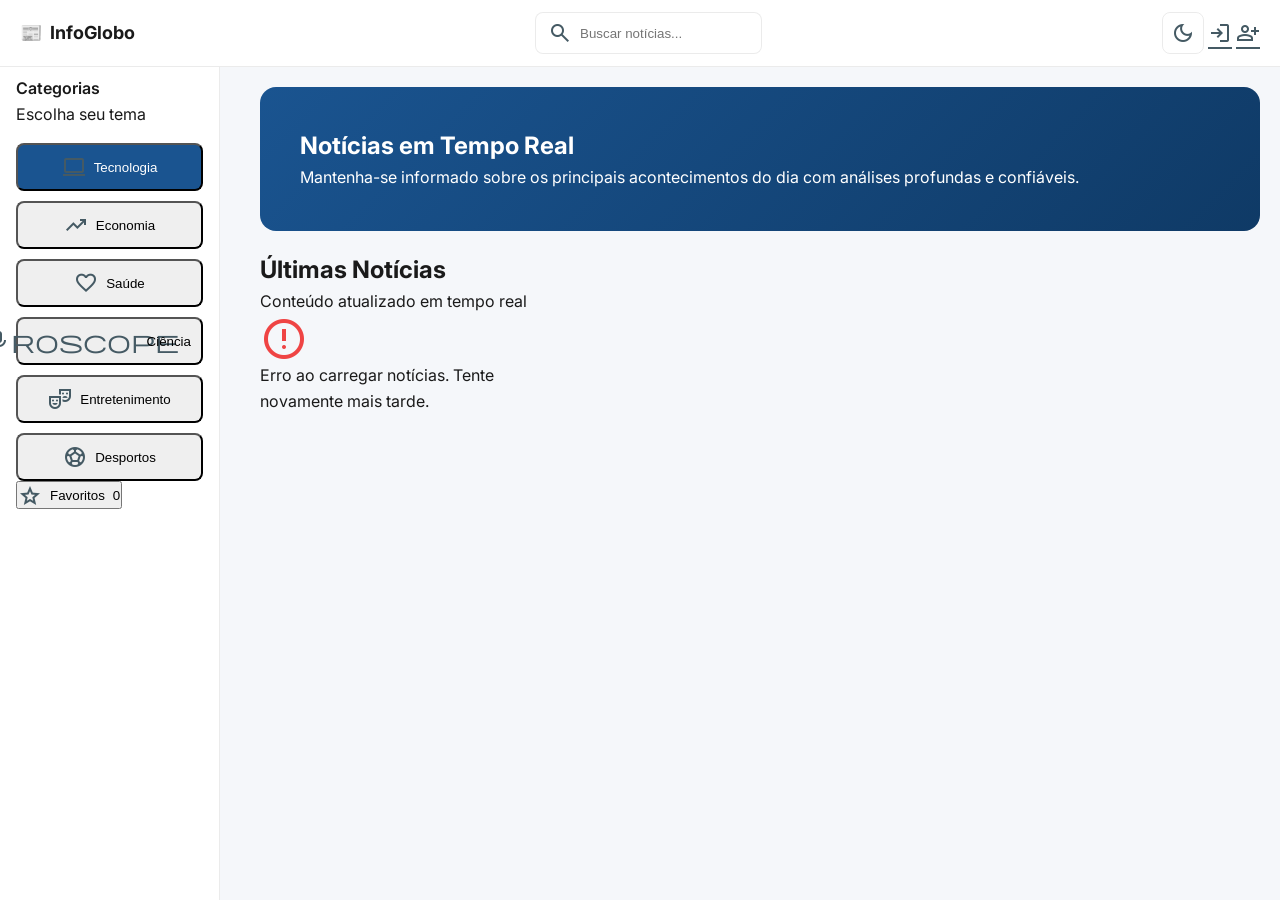
<file: frontend/index.html>
<!DOCTYPE html>
<html lang="pt-BR">
<head>
    <meta charset="utf-8"/>
    <meta content="width=device-width, initial-scale=1.0" name="viewport"/>
    <title>InfoGlobo | Notícias</title>
    <link rel="preconnect" href="https://fonts.googleapis.com"/>
    <link rel="preconnect" href="https://fonts.gstatic.com" crossorigin/>
    <link href="https://fonts.googleapis.com/css2?family=Inter:wght@300;400;500;600;700&family=Material+Symbols+Outlined:opsz,wght,FILL,GRAD@20..48,100..700,0..1,-25..200&display=swap" rel="stylesheet"/>
    <link rel="stylesheet" href="style.css">
</head>
<body>

<!-- Top Navigation Bar -->
<nav class="navbar">
    <div class="navbar-container">
        <div class="navbar-logo">
            <span class="logo-icon">📰</span>
            <span class="logo-text">InfoGlobo</span>
        </div>
        <div class="navbar-search">
            <span class="material-symbols-outlined search-icon">search</span>
            <input class="search-input" placeholder="Buscar notícias..." type="text" id="search-input"/>
        </div>
        <div class="navbar-actions">
            <span id="user-info" class="user-info"></span>
            <button class="theme-toggle material-symbols-outlined" aria-label="Alternar tema" title="Alternar tema">dark_mode</button>
            <a id="login-link" href="login.html" class="nav-link material-symbols-outlined" title="Login">login</a>
            <a id="reg-link" href="register.html" class="nav-link material-symbols-outlined" title="Registar">person_add</a>
            <button id="logout-btn" class="nav-link material-symbols-outlined" style="display: none;" title="Logout">logout</button>
        </div>
    </div>
</nav>

<!-- Side Navigation Bar -->
<aside class="sidebar">
    <div class="sidebar-header">
        <h3 class="sidebar-title">Categorias</h3>
        <p class="sidebar-subtitle">Escolha seu tema</p>
    </div>
    <nav class="sidebar-nav">
        <button class="category-btn active" data-category="technology">
            <span class="material-symbols-outlined">computer</span>
            <span>Tecnologia</span>
        </button>
        <button class="category-btn" data-category="business">
            <span class="material-symbols-outlined">trending_up</span>
            <span>Economia</span>
        </button>
        <button class="category-btn" data-category="health">
            <span class="material-symbols-outlined">favorite</span>
            <span>Saúde</span>
        </button>
        <button class="category-btn" data-category="science">
            <span class="material-symbols-outlined">microscope</span>
            <span>Ciência</span>
        </button>
        <button class="category-btn" data-category="entertainment">
            <span class="material-symbols-outlined">theater_comedy</span>
            <span>Entretenimento</span>
        </button>
        <button class="category-btn" data-category="sports">
            <span class="material-symbols-outlined">sports_soccer</span>
            <span>Desportos</span>
        </button>
    </nav>
    <div class="sidebar-footer">
        <button id="favorites-btn" class="sidebar-link">
            <span class="material-symbols-outlined">star</span>
            <span>Favoritos</span>
            <span class="favorites-count" id="favorites-count">0</span>
        </button>
    </div>
</aside>

<!-- Main Content -->
<main class="main-content">
    <!-- Hero Section -->
    <section class="hero-section">
        <div class="hero-content">
            <h1 class="hero-title">Notícias em Tempo Real</h1>
            <p class="hero-subtitle">Mantenha-se informado sobre os principais acontecimentos do dia com análises profundas e confiáveis.</p>
        </div>
    </section>

    <!-- Featured Article -->
    <section class="featured-section" id="featured-container"></section>

    <!-- Latest News Section -->
    <section class="news-section">
        <div class="section-header">
            <div>
                <h2 class="section-title" id="section-title">Últimas Notícias</h2>
                <p class="section-subtitle" id="section-subtitle">Conteúdo atualizado em tempo real</p>
            </div>
        </div>
        
        <!-- Mobile category buttons -->
        <div class="mobile-categories" id="mobile-categories"></div>
    </section>

    <!-- News Grid -->
    <section class="news-grid" id="news-container">
        <div class="loading-container">
            <span class="material-symbols-outlined loading-icon">newspaper</span>
            <p>Carregando notícias...</p>
        </div>
    </section>

    <!-- Summary Modal -->
    <div id="summary-modal" class="modal">
        <div class="modal-content">
            <div class="modal-header">
                <h2 id="summary-title" class="modal-title"></h2>
                <button class="modal-close" id="close-modal">&times;</button>
            </div>
            <div class="modal-body">
                <p id="summary-text" class="modal-summary"></p>
            </div>
            <div class="modal-footer">
                <button class="btn-secondary" id="close-modal-btn">Fechar</button>
                <a id="read-more-link" href="#" target="_blank" class="btn-primary">Ler Artigo Completo</a>
            </div>
        </div>
    </div>

    <!-- Favorites Modal -->
    <div id="favorites-modal" class="modal">
        <div class="modal-content favorites-modal-content">
            <div class="modal-header">
                <h2 class="modal-title">Meus Favoritos</h2>
                <button class="modal-close" id="close-favorites-modal">&times;</button>
            </div>
            <div class="modal-body" id="favorites-list">
                <div class="empty-favorites">
                    <span class="material-symbols-outlined">bookmark_add</span>
                    <p>Nenhum artigo nos favoritos ainda</p>
                </div>
            </div>
        </div>
    </div>
</main>

<script src="app.js"></script>
<script src="theme.js"></script>

<script>
document.addEventListener("DOMContentLoaded", function () {

    // Category labels
    const categoryLabels = {
        'technology': 'Tecnologia',
        'business': 'Economia',
        'health': 'Saúde',
        'science': 'Ciência',
        'entertainment': 'Entretenimento',
        'sports': 'Desportos'
    };

    let currentCategory = 'technology';
    let favorites = JSON.parse(localStorage.getItem('favorites')) || [];

    // Update favorites count
    function updateFavoritesCount() {
        document.getElementById('favorites-count').textContent = favorites.length;
    }

    // Check if article is favorite
    function isFavorite(articleUrl) {
        return favorites.some(fav => fav.url === articleUrl);
    }

    // Add to favorites
    function addToFavorites(article) {
        if (!isFavorite(article.url)) {
            favorites.push(article);
            localStorage.setItem('favorites', JSON.stringify(favorites));
            updateFavoritesCount();
            showNotification('✓ Adicionado aos favoritos');
        }
    }

    // Remove from favorites
    function removeFromFavorites(articleUrl) {
        favorites = favorites.filter(fav => fav.url !== articleUrl);
        localStorage.setItem('favorites', JSON.stringify(favorites));
        updateFavoritesCount();
        showNotification('✗ Removido dos favoritos');
    }

    // Show notification
    function showNotification(message) {
        const notification = document.createElement('div');
        notification.className = 'notification';
        notification.textContent = message;
        document.body.appendChild(notification);
        
        setTimeout(() => {
            notification.classList.add('show');
        }, 10);
        
        setTimeout(() => {
            notification.classList.remove('show');
            setTimeout(() => notification.remove(), 300);
        }, 2000);
    }

    // Create news card
    window.createNewsCard = function(article) {
        const card = document.createElement("article");
        card.className = "news-card";
        const isFav = isFavorite(article.url);

        const imageHtml = article.image 
            ? `<img src="${article.image}" alt="${article.title}" class="news-image" onerror="this.src='data:image/svg+xml,%3Csvg xmlns=%22http://www.w3.org/2000/svg%22 viewBox=%220 0 400 300%22%3E%3Crect fill=%23e5e7eb%22 width=%22400%22 height=%22300%22/%3E%3Ctext x=%2250%25%22 y=%2250%25%22 text-anchor=%22middle%22 dy=%22.3em%22 fill=%22%23999%22 font-family=%22Arial%22%3ESem imagem%3C/text%3E%3C/svg%3E'"/>`
            : '<div class="news-image-placeholder"><span class="material-symbols-outlined">image_not_supported</span></div>';

        const description = article.description 
            ? article.description.substring(0, 120) + "..." 
            : "Sem descrição disponível";

        card.innerHTML = `
            <div class="news-image-container">
                ${imageHtml}
                <button class="btn-favorite ${isFav ? 'active' : ''}" data-url="${article.url}" title="${isFav ? 'Remover dos favoritos' : 'Adicionar aos favoritos'}">
                    <span class="material-symbols-outlined">${isFav ? 'bookmark' : 'bookmark_border'}</span>
                </button>
            </div>
            <div class="news-content">
                <div class="news-meta">
                    <span class="news-category">${article.source || 'Notícia'}</span>
                    <span class="news-date">Agora</span>
                </div>
                <h3 class="news-title">${article.title}</h3>
                <p class="news-description">${description}</p>
                <div class="news-actions">
                    <button class="btn-summary" data-title="${article.title}" data-description="${article.description || 'Sem descrição'}" data-url="${article.url}">
                        <span class="material-symbols-outlined">summarize</span>
                        Resumir
                    </button>
                    <a href="${article.url}" target="_blank" class="btn-read-more">
                        <span>Ler Mais</span>
                        <span class="material-symbols-outlined">arrow_outward</span>
                    </a>
                </div>
            </div>
        `;

        // Favorite button
        const favoriteBtn = card.querySelector('.btn-favorite');
        favoriteBtn.addEventListener('click', function(e) {
            e.preventDefault();
            e.stopPropagation();
            
            if (isFavorite(article.url)) {
                removeFromFavorites(article.url);
                this.classList.remove('active');
                this.querySelector('span').textContent = 'bookmark_border';
                this.title = 'Adicionar aos favoritos';
            } else {
                addToFavorites(article);
                this.classList.add('active');
                this.querySelector('span').textContent = 'bookmark';
                this.title = 'Remover dos favoritos';
            }
        });

        // Summary button
        card.querySelector('.btn-summary').addEventListener('click', function() {
            openSummaryModal(
                this.dataset.title,
                this.dataset.description,
                this.dataset.url
            );
        });

        return card;
    };

    // Featured article
    window.renderFeaturedArticle = function(article) {
        const featured = document.getElementById('featured-container');
        if (!featured || !article) return;

        const isFav = isFavorite(article.url);

        const featuredHtml = `
            <div class="featured-card">
                <div class="featured-image">
                    <img src="${article.image || 'data:image/svg+xml,%3Csvg xmlns=%22http://www.w3.org/2000/svg%22 viewBox=%220 0 800 400%22%3E%3Crect fill=%23e5e7eb%22 width=%22800%22 height=%22400%22/%3E%3C/svg%3E'}" alt="${article.title}"/>
                    <button class="btn-favorite featured-favorite ${isFav ? 'active' : ''}" data-url="${article.url}" title="${isFav ? 'Remover dos favoritos' : 'Adicionar aos favoritos'}">
                        <span class="material-symbols-outlined">${isFav ? 'bookmark' : 'bookmark_border'}</span>
                    </button>
                </div>
                <div class="featured-content">
                    <div class="featured-badge">
                        <span class="material-symbols-outlined">star</span>
                        <span>Destaque</span>
                    </div>
                    <h3 class="featured-title">${article.title}</h3>
                    <p class="featured-description">${article.description || 'Notícia em destaque.'}</p>
                    <div class="featured-actions">
                        <button class="btn-summary featured-btn-summary" data-title="${article.title}" data-description="${article.description || 'Sem descrição'}" data-url="${article.url}">
                            <span class="material-symbols-outlined">summarize</span>
                            Resumir
                        </button>
                        <a href="${article.url}" target="_blank" class="btn-read-more featured-btn-read">
                            <span>Ver Artigo</span>
                            <span class="material-symbols-outlined">arrow_outward</span>
                        </a>
                    </div>
                </div>
            </div>
        `;
        featured.innerHTML = featuredHtml;

        const featuredFavorite = document.querySelector('.featured-favorite');
        featuredFavorite.addEventListener('click', function(e) {
            e.preventDefault();
            e.stopPropagation();
            
            if (isFavorite(article.url)) {
                removeFromFavorites(article.url);
                this.classList.remove('active');
                this.querySelector('span').textContent = 'bookmark_border';
                this.title = 'Adicionar aos favoritos';
            } else {
                addToFavorites(article);
                this.classList.add('active');
                this.querySelector('span').textContent = 'bookmark';
                this.title = 'Remover dos favoritos';
            }
        });

        document.querySelector('.featured-btn-summary').addEventListener('click', function() {
            openSummaryModal(
                this.dataset.title,
                this.dataset.description,
                this.dataset.url
            );
        });
    };

    // Filter articles by category
    window.filterArticlesByCategory = function(category) {
        currentCategory = category;
        
        // Update section title
        document.getElementById('section-title').textContent = `Notícias de ${categoryLabels[category]}`;
        document.getElementById('section-subtitle').textContent = `Conteúdo de ${categoryLabels[category]} atualizado em tempo real`;

        // Get all articles from global storage
        const allArticles = window.allArticles || [];
        const filtered = allArticles.filter(article => article.category === category);

        // Render filtered articles
        const newsContainer = document.getElementById('news-container');
        newsContainer.innerHTML = '';

        if (filtered.length === 0) {
            newsContainer.innerHTML = `
                <div class="loading-container">
                    <span class="material-symbols-outlined loading-icon">search_off</span>
                    <p>Nenhuma notícia encontrada nesta categoria</p>
                </div>
            `;
            return;
        }

        filtered.forEach(article => {
            newsContainer.appendChild(window.createNewsCard(article));
        });
    };

    // Render favorites
    function renderFavorites() {
        const favoritesList = document.getElementById('favorites-list');
        
        if (favorites.length === 0) {
            favoritesList.innerHTML = `
                <div class="empty-favorites">
                    <span class="material-symbols-outlined">bookmark_add</span>
                    <p>Nenhum artigo nos favoritos ainda</p>
                </div>
            `;
            return;
        }

        favoritesList.innerHTML = '';
        const grid = document.createElement('div');
        grid.className = 'favorites-grid';

        favorites.forEach(article => {
            grid.appendChild(window.createNewsCard(article));
        });

        favoritesList.appendChild(grid);
    }

    // Modal functions
    function openSummaryModal(title, description, url) {
        document.getElementById('summary-title').textContent = title;
        document.getElementById('summary-text').textContent = description;
        document.getElementById('read-more-link').href = url;

        const modal = document.getElementById('summary-modal');
        modal.classList.add('active');
        document.body.style.overflow = 'hidden';
    }

    function closeSummaryModal() {
        const modal = document.getElementById('summary-modal');
        modal.classList.remove('active');
        document.body.style.overflow = 'auto';
    }

    function closeFavoritesModal() {
        const modal = document.getElementById('favorites-modal');
        modal.classList.remove('active');
        document.body.style.overflow = 'auto';
    }

    // Modal events
    const closeBtn = document.getElementById('close-modal');
    const closeBtn2 = document.getElementById('close-modal-btn');
    const modal = document.getElementById('summary-modal');

    if (closeBtn) closeBtn.addEventListener('click', closeSummaryModal);
    if (closeBtn2) closeBtn2.addEventListener('click', closeSummaryModal);

    if (modal) {
        modal.addEventListener('click', function(e) {
            if (e.target === modal) closeSummaryModal();
        });
    }

    // Favorites modal events
    const closeFavBtn = document.getElementById('close-favorites-modal');
    const favoritesModal = document.getElementById('favorites-modal');

    if (closeFavBtn) closeFavBtn.addEventListener('click', closeFavoritesModal);
    if (favoritesModal) {
        favoritesModal.addEventListener('click', function(e) {
            if (e.target === favoritesModal) closeFavoritesModal();
        });
    }

    // Favorites button
    document.getElementById('favorites-btn').addEventListener('click', function() {
        renderFavorites();
        document.getElementById('favorites-modal').classList.add('active');
        document.body.style.overflow = 'hidden';
    });

    document.addEventListener('keydown', function(e) {
        if (e.key === 'Escape') {
            closeSummaryModal();
            closeFavoritesModal();
        }
    });

    // Category buttons
    const categoryBtns = document.querySelectorAll('.category-btn');
    categoryBtns.forEach(btn => {
        btn.addEventListener('click', function() {
            categoryBtns.forEach(b => b.classList.remove('active'));
            this.classList.add('active');
            
            const category = this.dataset.category;
            window.filterArticlesByCategory(category);
        });
    });

    // Evento custom para carregar notícias
    document.addEventListener('newsLoaded', (event) => {
        const articles = event.detail;
        if (articles && articles.length > 0) {
            window.allArticles = articles;
            window.renderFeaturedArticle(articles[0]);
            
            // Filtrar pela categoria padrão
            window.filterArticlesByCategory('technology');
        }
    });

    // Initialize
    updateFavoritesCount();

});
</script>
</body>
</html>
</file>
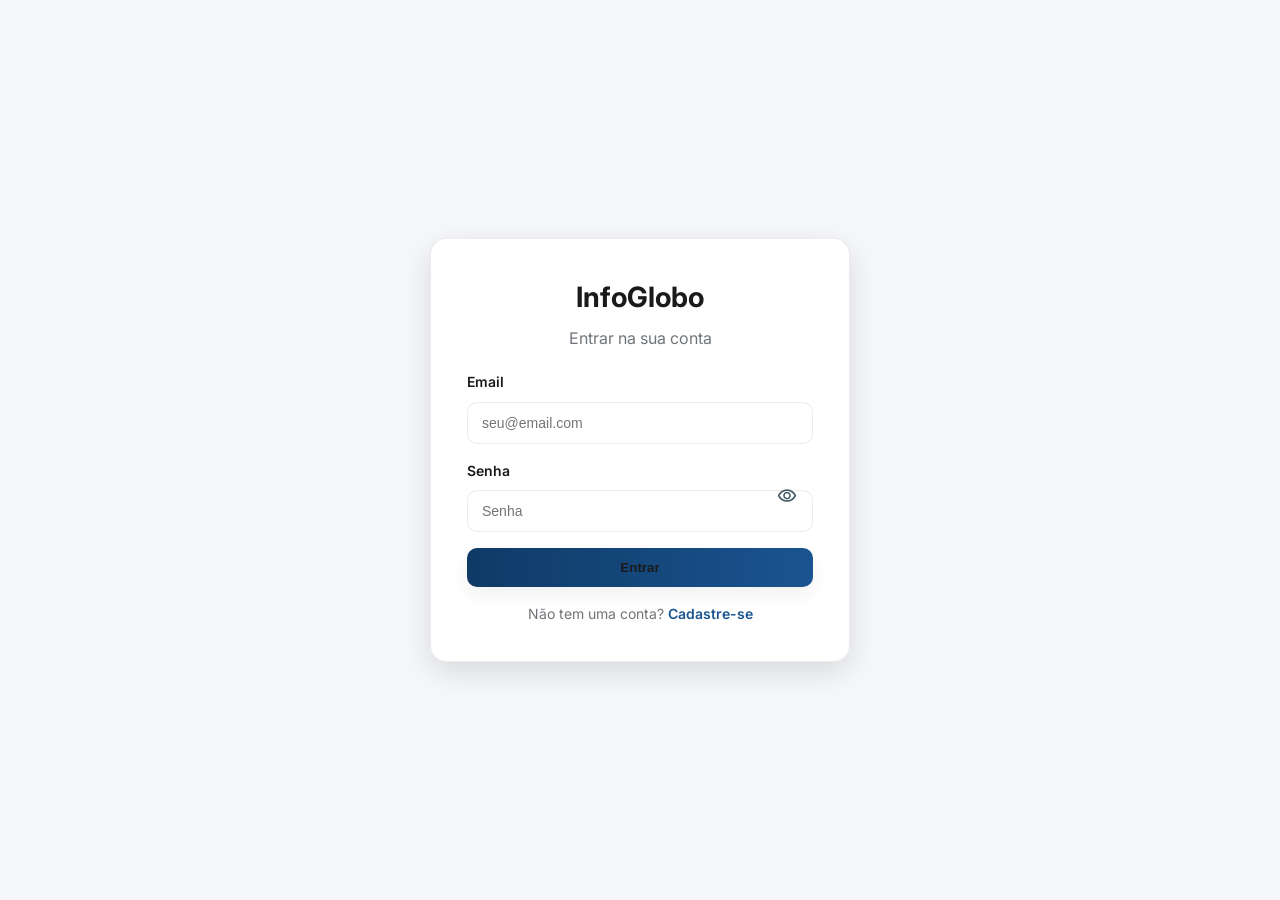
<file: frontend/login.html>
<!DOCTYPE html>
<html lang="pt-BR">
<head>
    <meta charset="UTF-8">
    <meta name="viewport" content="width=device-width, initial-scale=1.0">
    <title>InfoGlobo | Login</title>
    <link href="https://fonts.googleapis.com/css2?family=Inter:wght@400;500;600&display=swap" rel="stylesheet">
    <link href="https://fonts.googleapis.com/css2?family=Material+Symbols+Outlined:wght,FILL@100..700,0..1&display=swap" rel="stylesheet">
    <link rel="stylesheet" href="style.css">
</head>
<body>
    <main class="login-page">
        <div class="login-wrapper">
            <section class="form-card">
                <h1 class="brand">InfoGlobo</h1>
                <p class="subtitle">Entrar na sua conta</p>

                <form id="login-form" class="login-form">
                    <div class="form-group">
                        <label for="login-email">Email</label>
                        <input type="email" id="login-email" required placeholder="seu@email.com">
                    </div>
                    <div class="form-group input-with-toggle">
                        <label for="login-password">Senha</label>
                        <input type="password" id="login-password" required placeholder="Senha">
                        <button type="button" class="pw-toggle" aria-label="Mostrar senha"><span class="material-symbols-outlined">visibility</span></button>
                    </div>
                    <button type="submit" class="btn btn-primary">Entrar</button>
                </form>

                <p class="signup">Não tem uma conta? <a href="register.html" class="link">Cadastre-se</a></p>
            </section>
        </div>
    </main>

    <script src="theme.js"></script>
    <script src="app.js"></script>
</body>
</html>
</file>
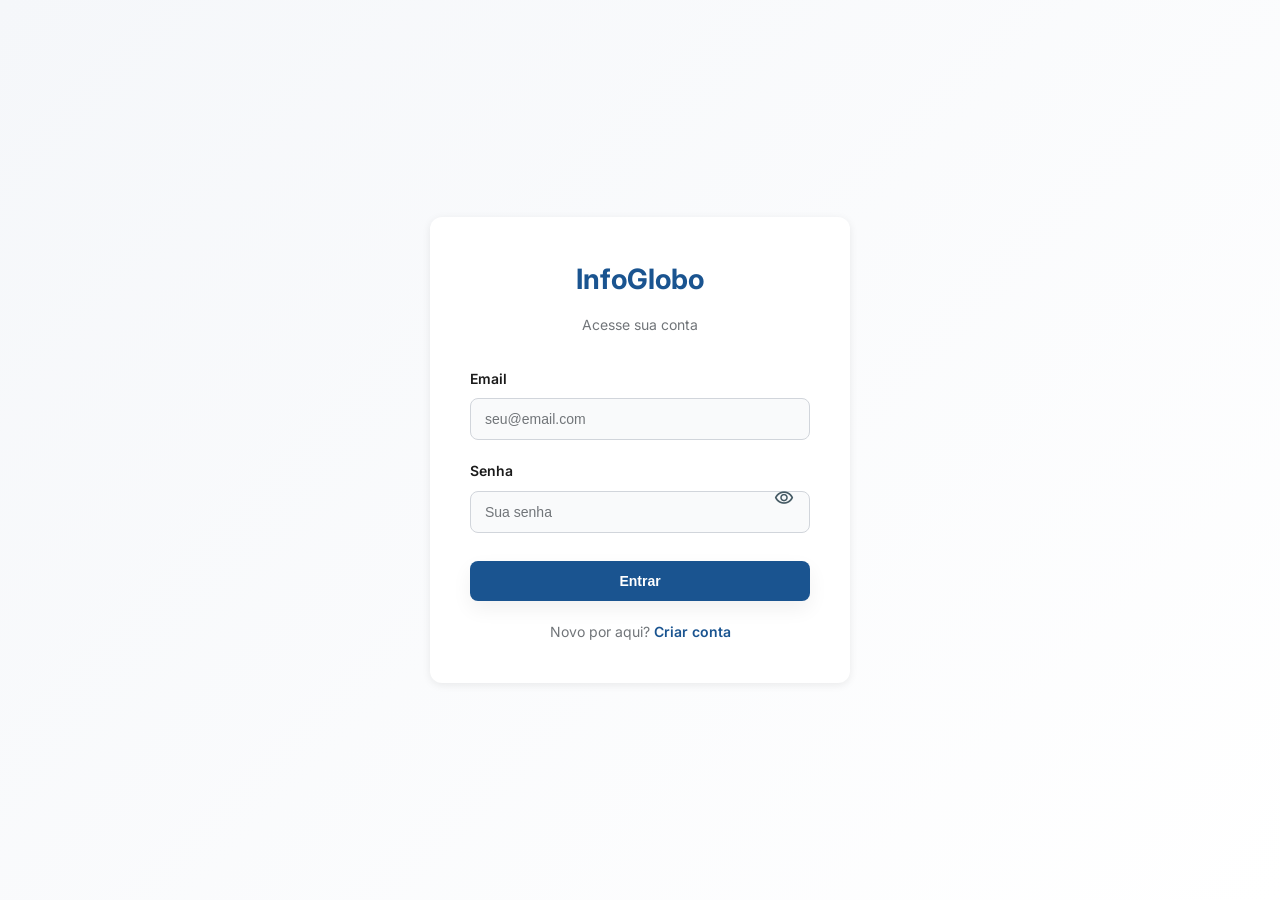
<file: frontend/login_new.html>
<!DOCTYPE html>
<html lang="pt-BR">
<head>
    <meta charset="UTF-8">
    <meta name="viewport" content="width=device-width, initial-scale=1.0">
    <title>InfoGlobo | Login</title>
    <link href="https://fonts.googleapis.com/css2?family=Inter:wght@400;500;600;700&display=swap" rel="stylesheet">
    <link href="https://fonts.googleapis.com/css2?family=Material+Symbols+Outlined:wght,FILL@100..700,0..1&display=swap" rel="stylesheet">
    <link rel="stylesheet" href="style.css">
    <style>
        body { background: linear-gradient(135deg, #f5f7fa 0%, #ffffff 100%); display: flex; align-items: center; justify-content: center; min-height: 100vh; padding: 20px; }
        .dark body { background: linear-gradient(135deg, #1a1f26 0%, #2d3748 100%); }
        .login-container { width: 100%; max-width: 420px; }
        .login-card { background: white; border-radius: 12px; padding: 40px; box-shadow: 0 2px 8px rgba(0,0,0,0.08); }
        .dark .login-card { background: #2d3748; box-shadow: 0 2px 8px rgba(0,0,0,0.3); }
        .brand { color: #1a5490; font-size: 28px; font-weight: 700; text-align: center; margin-bottom: 12px; }
        .subtitle { color: #717579; text-align: center; margin-bottom: 32px; font-size: 14px; }
        .form-group { margin-bottom: 20px; }
        .form-group label { display: block; font-weight: 600; color: #1a1a1a; margin-bottom: 8px; font-size: 14px; }
        .dark .form-group label { color: #e8eaed; }
        .form-group input { width: 100%; padding: 12px 14px; border-radius: 8px; border: 1px solid #d1d5db; background: #f9fafb; color: #1a1a1a; font-size: 14px; transition: border-color 0.2s, background-color 0.2s; }
        .dark .form-group input { background: #3d4859; border-color: rgba(255,255,255,0.1); color: #e8eaed; }
        .form-group input:focus { outline: none; border-color: #1a5490; background: white; }
        .dark .form-group input:focus { background: #4a5a72; }
        .input-with-toggle { position: relative; }
        .pw-toggle { position: absolute; right: 8px; top: 38px; background: transparent; border: none; cursor: pointer; color: #717579; padding: 8px; display: flex; align-items: center; justify-content: center; }
        .pw-toggle:hover { color: #1a5490; }
        .btn-primary { width: 100%; padding: 12px; border-radius: 8px; border: none; background: #1a5490; color: white; font-weight: 600; font-size: 14px; cursor: pointer; transition: background-color 0.2s; margin-top: 8px; }
        .btn-primary:hover { background: #0f3a66; }
        .signup { text-align: center; margin-top: 20px; color: #717579; font-size: 14px; }
        .link { color: #1a5490; text-decoration: none; font-weight: 600; }
        .link:hover { text-decoration: underline; }
    </style>
</head>
<body>
    <div class="login-container">
        <div class="login-card">
            <h1 class="brand">InfoGlobo</h1>
            <p class="subtitle">Acesse sua conta</p>

            <form id="login-form">
                <div class="form-group">
                    <label for="login-email">Email</label>
                    <input type="email" id="login-email" required placeholder="seu@email.com">
                </div>
                <div class="form-group input-with-toggle">
                    <label for="login-password">Senha</label>
                    <input type="password" id="login-password" required placeholder="Sua senha">
                    <button type="button" class="pw-toggle" aria-label="Mostrar senha"><span class="material-symbols-outlined" style="font-size: 20px;">visibility</span></button>
                </div>
                <button type="submit" class="btn-primary">Entrar</button>
            </form>

            <p class="signup">Novo por aqui? <a href="register.html" class="link">Criar conta</a></p>
        </div>
    </div>

    <script src="theme.js"></script>
    <script src="app.js"></script>
</body>
</html>
</file>
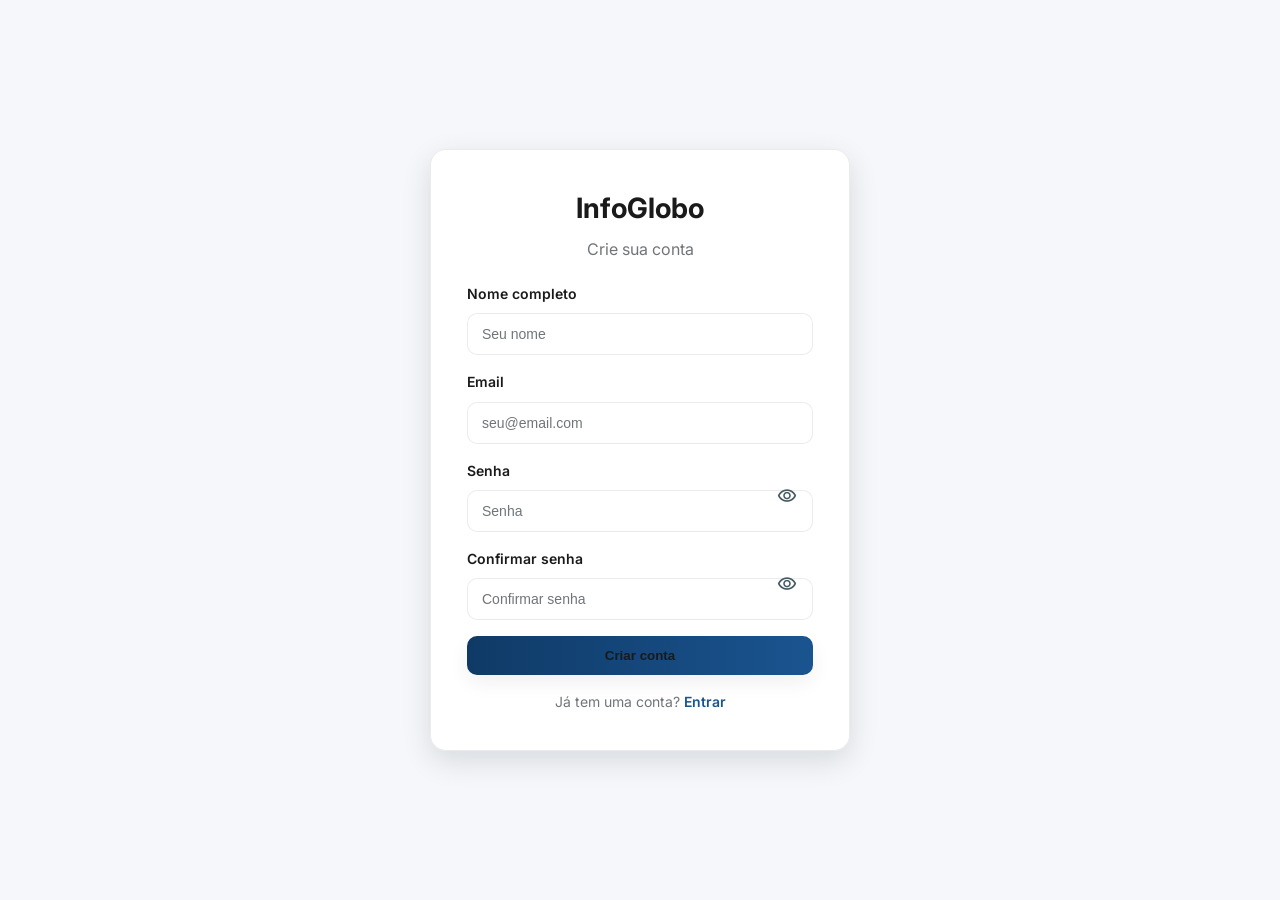
<file: frontend/register.html>
<!DOCTYPE html>
<html lang="pt-BR">
<head>
    <meta charset="UTF-8">
    <meta name="viewport" content="width=device-width, initial-scale=1.0">
    <title>InfoGlobo | Registrar</title>
    <link href="https://fonts.googleapis.com/css2?family=Inter:wght@400;500;600&display=swap" rel="stylesheet">
    <link href="https://fonts.googleapis.com/css2?family=Material+Symbols+Outlined:wght,FILL@100..700,0..1&display=swap" rel="stylesheet">
    <link rel="stylesheet" href="style.css">
</head>
<body>
    <main class="login-page">
        <div class="login-wrapper">
            <section class="form-card">
                <h1 class="brand">InfoGlobo</h1>
                <p class="subtitle">Crie sua conta</p>

                <form id="register-form" class="login-form">
                    <div class="form-group">
                        <label for="reg-name">Nome completo</label>
                        <input type="text" id="reg-name" required placeholder="Seu nome">
                    </div>
                    <div class="form-group">
                        <label for="reg-email">Email</label>
                        <input type="email" id="reg-email" required placeholder="seu@email.com">
                    </div>
                    <div class="form-group input-with-toggle">
                        <label for="reg-password">Senha</label>
                        <input type="password" id="reg-password" required placeholder="Senha">
                        <button type="button" class="pw-toggle" aria-label="Mostrar senha"><span class="material-symbols-outlined">visibility</span></button>
                    </div>
                    <div class="form-group input-with-toggle">
                        <label for="reg-confirm">Confirmar senha</label>
                        <input type="password" id="reg-confirm" required placeholder="Confirmar senha">
                        <button type="button" class="pw-toggle" aria-label="Mostrar senha"><span class="material-symbols-outlined">visibility</span></button>
                    </div>
                    <button type="submit" class="btn btn-primary">Criar conta</button>
                </form>

                <p class="signup">Já tem uma conta? <a href="login.html" class="link">Entrar</a></p>
            </section>
        </div>
    </main>

    <script src="theme.js"></script>
    <script src="app.js"></script>
</body>
</html>
</file>
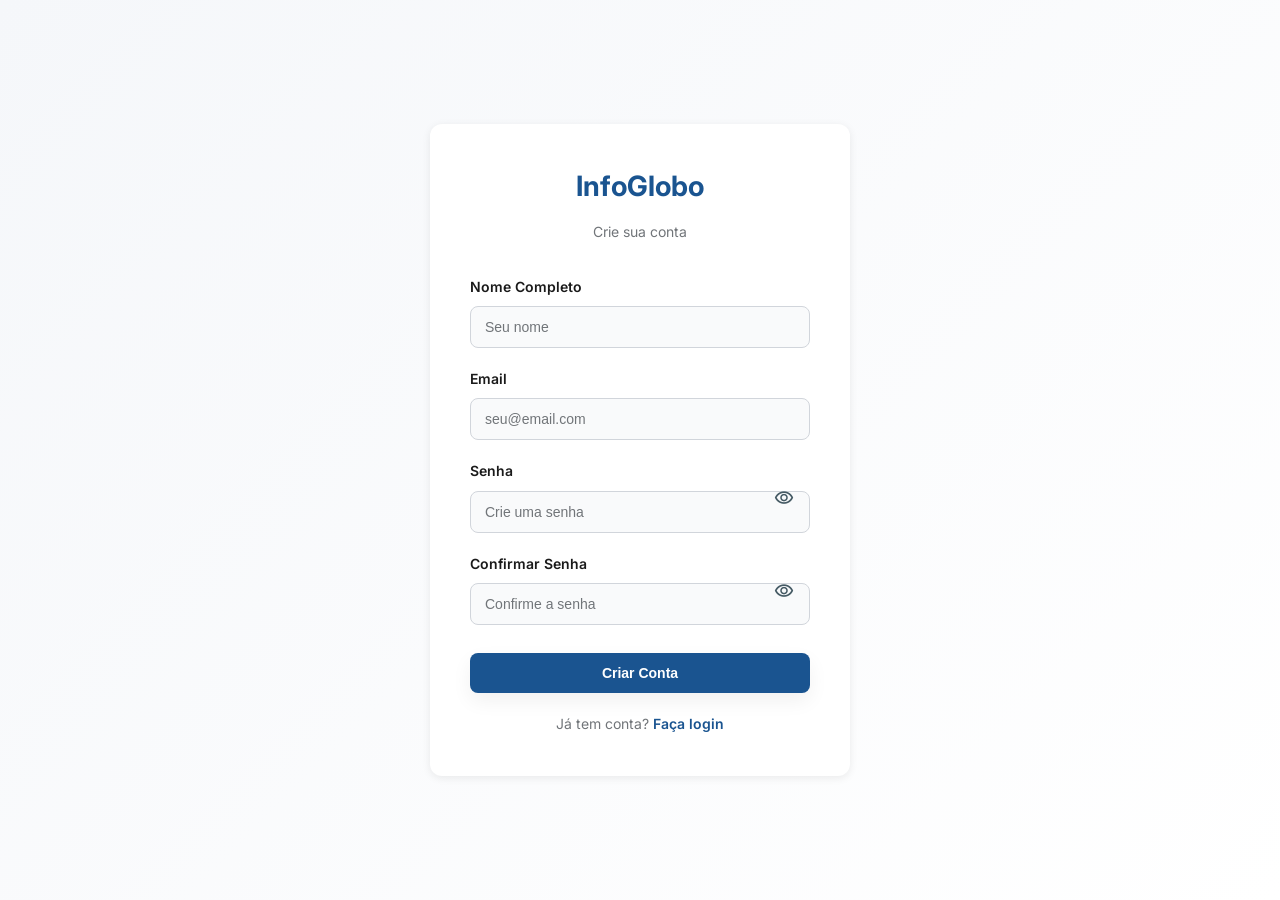
<file: frontend/register_new.html>
<!DOCTYPE html>
<html lang="pt-BR">
<head>
    <meta charset="UTF-8">
    <meta name="viewport" content="width=device-width, initial-scale=1.0">
    <title>InfoGlobo | Registrar</title>
    <link href="https://fonts.googleapis.com/css2?family=Inter:wght@400;500;600;700&display=swap" rel="stylesheet">
    <link href="https://fonts.googleapis.com/css2?family=Material+Symbols+Outlined:wght,FILL@100..700,0..1&display=swap" rel="stylesheet">
    <link rel="stylesheet" href="style.css">
    <style>
        body { background: linear-gradient(135deg, #f5f7fa 0%, #ffffff 100%); display: flex; align-items: center; justify-content: center; min-height: 100vh; padding: 20px; }
        .dark body { background: linear-gradient(135deg, #1a1f26 0%, #2d3748 100%); }
        .register-container { width: 100%; max-width: 420px; }
        .register-card { background: white; border-radius: 12px; padding: 40px; box-shadow: 0 2px 8px rgba(0,0,0,0.08); }
        .dark .register-card { background: #2d3748; box-shadow: 0 2px 8px rgba(0,0,0,0.3); }
        .brand { color: #1a5490; font-size: 28px; font-weight: 700; text-align: center; margin-bottom: 12px; }
        .subtitle { color: #717579; text-align: center; margin-bottom: 32px; font-size: 14px; }
        .form-group { margin-bottom: 20px; }
        .form-group label { display: block; font-weight: 600; color: #1a1a1a; margin-bottom: 8px; font-size: 14px; }
        .dark .form-group label { color: #e8eaed; }
        .form-group input { width: 100%; padding: 12px 14px; border-radius: 8px; border: 1px solid #d1d5db; background: #f9fafb; color: #1a1a1a; font-size: 14px; transition: border-color 0.2s, background-color 0.2s; }
        .dark .form-group input { background: #3d4859; border-color: rgba(255,255,255,0.1); color: #e8eaed; }
        .form-group input:focus { outline: none; border-color: #1a5490; background: white; }
        .dark .form-group input:focus { background: #4a5a72; }
        .input-with-toggle { position: relative; }
        .pw-toggle { position: absolute; right: 8px; top: 38px; background: transparent; border: none; cursor: pointer; color: #717579; padding: 8px; display: flex; align-items: center; justify-content: center; }
        .pw-toggle:hover { color: #1a5490; }
        .btn-primary { width: 100%; padding: 12px; border-radius: 8px; border: none; background: #1a5490; color: white; font-weight: 600; font-size: 14px; cursor: pointer; transition: background-color 0.2s; margin-top: 8px; }
        .btn-primary:hover { background: #0f3a66; }
        .signup { text-align: center; margin-top: 20px; color: #717579; font-size: 14px; }
        .link { color: #1a5490; text-decoration: none; font-weight: 600; }
        .link:hover { text-decoration: underline; }
    </style>
</head>
<body>
    <div class="register-container">
        <div class="register-card">
            <h1 class="brand">InfoGlobo</h1>
            <p class="subtitle">Crie sua conta</p>

            <form id="register-form">
                <div class="form-group">
                    <label for="register-name">Nome Completo</label>
                    <input type="text" id="register-name" required placeholder="Seu nome">
                </div>
                <div class="form-group">
                    <label for="register-email">Email</label>
                    <input type="email" id="register-email" required placeholder="seu@email.com">
                </div>
                <div class="form-group input-with-toggle">
                    <label for="register-password">Senha</label>
                    <input type="password" id="register-password" required placeholder="Crie uma senha">
                    <button type="button" class="pw-toggle" aria-label="Mostrar senha"><span class="material-symbols-outlined" style="font-size: 20px;">visibility</span></button>
                </div>
                <div class="form-group input-with-toggle">
                    <label for="register-confirm">Confirmar Senha</label>
                    <input type="password" id="register-confirm" required placeholder="Confirme a senha">
                    <button type="button" class="pw-toggle" aria-label="Mostrar senha"><span class="material-symbols-outlined" style="font-size: 20px;">visibility</span></button>
                </div>
                <button type="submit" class="btn-primary">Criar Conta</button>
            </form>

            <p class="signup">Já tem conta? <a href="login.html" class="link">Faça login</a></p>
        </div>
    </div>

    <script src="theme.js"></script>
    <script src="app.js"></script>
</body>
</html>
</file>
<file: frontend/style.css>
/* Aura News - Custom Styles */

* {
    margin: 0;
    padding: 0;
    box-sizing: border-box;
}

:root{
    --bg-start: #f5f7fa; /* light gray */
    --bg-end: #ffffff; /* white */
    --accent: #1a5490; /* professional blue */
    --accent-2: #0f3a66; /* darker blue */
    --card-bg: rgba(255,255,255,0.99);
    --muted: #717579; /* neutral gray */
    --text: #1a1a1a; /* dark gray text */
    --icon-color: #455a64; /* neutral icon color */
    --input-bg: rgba(255,255,255,0.99);
    --input-border: rgba(0,0,0,0.08);
    --glass-bg: rgba(255,255,255,0.95);
    --card-border: rgba(0,0,0,0.08);
    --btn-text: var(--text);
}

body {
    font-family: "Inter", -apple-system, BlinkMacSystemFont, "Segoe UI", sans-serif;
    background: #f5f7fa;
    color: var(--text);
    line-height: 1.6;
}

/* Dark theme overrides (applied when <html> has class "dark") */
.dark {
    --bg-start: #1a1f26;
    --bg-end: #1a1f26;
    --accent: #3d8fd4;
    --accent-2: #2a6aa8;
    --card-bg: rgba(30,38,48,0.9);
    --muted: #9ca3a9;
    --text: #e8eaed;
    --icon-color: #c5cdd3;
    --input-bg: rgba(45,55,68,0.7);
    --input-border: rgba(255,255,255,0.1);
    --glass-bg: rgba(255,255,255,0.05);
    --card-border: rgba(255,255,255,0.08);
    --btn-text: var(--text);
}

/* Smooth theme transitions */
body, .form-card, .glass-panel, .btn, input, .brand { transition: background-color 200ms ease, color 200ms ease, box-shadow 180ms ease, border-color 180ms ease; }

/* Theme toggle button */
.theme-toggle { background: transparent; border: 1px solid var(--input-border); padding: 8px; border-radius: 8px; cursor: pointer; color: var(--icon-color); display: inline-flex; align-items: center; justify-content: center; gap:6px; }
.theme-toggle:hover { background: rgba(0,0,0,0.03); }
.theme-toggle.material-symbols-outlined { font-variation-settings: "FILL" 0, "wght" 400, "GRAD" 0, "opsz" 24; }
/* Animated state for toggle */
.theme-toggle.active { transform: rotate(18deg) scale(1.03); transition: transform 220ms cubic-bezier(.2,.8,.2,1); }
.theme-toggle .material-symbols-outlined { transition: color 160ms ease, transform 220ms ease; }

/* small helper to position a top-right toggle on simple pages */
.top-toggle { position: fixed; top: 12px; right: 12px; z-index: 999; }

/* Alert / Notification modal */
.alert {
    position: fixed;
    top: 20px;
    right: 20px;
    max-width: 360px;
    padding: 16px 18px;
    border-radius: 12px;
    box-shadow: 0 10px 30px rgba(2,6,23,0.12);
    display: flex;
    gap: 12px;
    align-items: flex-start;
    z-index: 1100;
}
.alert .close {
    margin-left: auto;
    background: transparent;
    border: none;
    font-size: 18px;
    cursor: pointer;
    color: inherit;
}
.alert.success { background: #e8f5e9; border: 1px solid #81c784; color: #2e7d32; }
.alert.error { background: #ffebee; border: 1px solid #e57373; color: #c62828; }
.dark .alert.success { background: rgba(76,175,80,0.15); border: 1px solid rgba(129,199,132,0.3); color: #81c784; }
.dark .alert.error { background: rgba(244,67,54,0.15); border: 1px solid rgba(229,115,115,0.3); color: #ef9a9a; }

/* Accessible focus outlines */
button:focus-visible, a:focus-visible, input:focus-visible {
    outline: 3px solid rgba(14,165,233,0.18);
    outline-offset: 3px;
}

/* Ensure adequate contrast for links and small text */
.link { color: var(--accent); }
.link:visited { color: var(--accent-2); }
.text-primary { color: var(--accent); }

/* Password toggle inside input */
.input-with-toggle { position: relative; }
.input-with-toggle input { padding-right: 56px; }
.pw-toggle {
    position: absolute;
    right: 8px;
    top: 50%;
    transform: translateY(-50%);
    background: transparent;
    border: none;
    cursor: pointer;
    padding: 6px;
    border-radius: 8px;
    color: var(--muted);
    display: inline-flex;
    align-items: center;
    justify-content: center;
    width: 36px;
    height: 36px;
    z-index: 3;
}
.pw-toggle:hover { color: var(--accent); }
/* make icon color follow theme */
.pw-toggle .material-symbols-outlined { color: var(--icon-color); font-size: 20px; line-height: 1; }

/* Scrollbar personalizada */
::-webkit-scrollbar {
    width: 8px;
    height: 8px;
}

::-webkit-scrollbar-track {
    background: rgba(0, 219, 231, 0.05);
}

::-webkit-scrollbar-thumb {
    background: linear-gradient(180deg, #00dbe7, #7000ff);
    border-radius: 4px;
}

::-webkit-scrollbar-thumb:hover {
    background: linear-gradient(180deg, #00dbe7, #7000ff);
    opacity: 0.8;
}

/* Anima��es */
@keyframes glow {
    0%, 100% { box-shadow: 0 0 10px rgba(0, 219, 231, 0.3); }
    50% { box-shadow: 0 0 20px rgba(0, 219, 231, 0.6); }
}

@keyframes fadeIn {
    from { opacity: 0; transform: translateY(10px); }
    to { opacity: 1; transform: translateY(0); }
}

/* Gradientes �teis */
.gradient-primary {
    background: linear-gradient(135deg, var(--accent), var(--accent-2));
}

.gradient-secondary {
    background: linear-gradient(135deg, #7000ff, #d1bcff);
}

.gradient-glow {
    background: linear-gradient(135deg, rgba(0, 219, 231, 0.1), rgba(112, 0, 255, 0.05));
}

/* Efeitos de hover */
.lift:hover {
    transform: translateY(-8px);
    box-shadow: 0 12px 24px rgba(0, 219, 231, 0.2);
}

/* Placeholder animado */
@keyframes shimmer {
    0% { background-position: -1000px 0; }
    100% { background-position: 1000px 0; }
}

.skeleton {
    background: linear-gradient(90deg, rgba(0,219,231,0.1) 0%, rgba(112,0,255,0.1) 50%, rgba(0,219,231,0.1) 100%);
    background-size: 1000px 100%;
    animation: shimmer 2s infinite;
}

/* Responsive */
@media (max-width: 768px) {
    .header { padding: 12px 16px; }
    .news-grid { grid-template-columns: 1fr; }
}

/* Login / Auth styles */
.login-page { min-height: 100vh; display: flex; align-items: center; justify-content: center; padding: 32px; }
.login-wrapper { width: 100%; max-width: 420px; margin: 0 auto; }
.form-card {
    background: var(--card-bg);
    backdrop-filter: blur(8px);
    border: 1px solid rgba(0,0,0,0.08);
    border-radius: 16px;
    padding: 36px;
    box-shadow: 0 10px 30px rgba(7,16,24,0.12);
    animation: fadeIn 240ms ease both;
}
.brand { font-size: 28px; font-weight: 700; color: #071018; text-align: center; margin-bottom: 6px; }
.brand { font-size: 28px; font-weight: 700; color: var(--text); text-align: center; margin-bottom: 6px; }
.subtitle { color: var(--muted); text-align: center; margin-bottom: 20px; }
.form-group { margin-bottom: 16px; }
.form-group label { display:block; font-weight:600; color: var(--text); margin-bottom:8px; font-size:14px; }
.form-group input { width:100%; padding:12px 14px; border-radius:10px; border:1px solid var(--input-border); background: var(--input-bg); color:var(--text); font-size:14px; transition: box-shadow .18s, border-color .18s; }
.form-group input::placeholder { color: rgba(0,0,0,0.35); color: var(--muted); }
.form-group input:focus { outline:none; box-shadow: 0 6px 20px rgba(14,165,233,0.12); border-color: var(--accent); }
.btn { display:inline-block; border-radius:10px; padding:12px 18px; font-weight:700; cursor:pointer; border:none; }
.btn-primary { width:100%; background: linear-gradient(90deg, var(--accent-2), var(--accent)); color: var(--btn-text); box-shadow: 0 8px 20px rgba(0,0,0,0.06); transition: transform .12s ease, box-shadow .12s ease; }
.btn-primary:hover { transform: translateY(-3px); box-shadow: 0 16px 32px rgba(0,0,0,0.08); }
.signup { text-align:center; margin-top:16px; color: var(--muted); font-size:14px; }
.link { color: var(--accent); text-decoration: none; font-weight:600; }
.link:hover { text-decoration: underline; }

@media (max-width: 480px) {
    .form-card { padding: 20px; border-radius: 12px; }
    .brand { font-size: 22px; }
    .login-page { padding: 18px; }
}

/* Common components moved from inline HTML */
.glass-panel {
    background: var(--glass-bg);
    backdrop-filter: blur(12px);
    border-top: 1px solid var(--card-border);
    border-left: 1px solid rgba(255,255,255,0.03);
}
.neon-border-hover:hover {
    box-shadow: 0 0 20px rgba(14,165,233,0.12);
    border-color: rgba(14,165,233,0.18);
}
.custom-scrollbar::-webkit-scrollbar {
    width: 6px;
    height: 6px;
}
.custom-scrollbar::-webkit-scrollbar-track { background: transparent; }
.custom-scrollbar::-webkit-scrollbar-thumb { background: rgba(11,99,255,0.18); border-radius: 10px; }
.custom-scrollbar::-webkit-scrollbar-thumb:hover { background: rgba(11,99,255,0.32); }
.material-symbols-outlined { font-variation-settings: "FILL" 0, "wght" 400, "GRAD" 0, "opsz" 24; color: var(--icon-color); display: inline-flex; align-items: center; justify-content: center; line-height: 1; vertical-align: middle; }

/* Icon + text alignment rules */
[class*="flex"] .material-symbols-outlined,
[class*="flex"] > span.material-symbols-outlined { display: inline-flex; align-items: center; justify-content: center; flex-shrink: 0; }

/* Button with icon + text */
button.material-symbols-outlined,
a.material-symbols-outlined { display: inline-flex; align-items: center; justify-content: center; }

/* Links with flex layout */
a[class*="flex"],
button[class*="flex"] { display: flex; align-items: center; gap: inherit; }

/* Navigation items with icon+text */
.category-nav-btn,
.category-nav-btn > span,
[class*="nav-item"] { display: flex; align-items: center; gap: 0.5rem; }

/* Ensure icons don't distort */
.material-symbols-outlined { min-width: 24px; min-height: 24px; }

/* Button with icon only (like favorite, logout, etc) */
button[class*="material-symbols"],
a[class*="material-symbols"] { display: inline-flex; align-items: center; justify-content: center; }

/* Button with both icon and text */
button:has(.material-symbols-outlined),
a:has(.material-symbols-outlined) { display: inline-flex; align-items: center; justify-content: center; gap: 0.5rem; }

/* Specific fix for cards with IA button */
.flex.items-center.justify-center.gap-xs { gap: 0.5rem !important; align-items: center !important; }

/* Utility color tokens for HTML using previous Tailwind color names */
.text-primary { color: var(--accent); }
.text-muted { color: var(--muted); }
.bg-card { background: var(--card-bg); }

/* =========================
   INDEX PAGE STYLES
========================= */

/* Navbar */
.navbar {
    background: var(--card-bg);
    border-bottom: 1px solid var(--card-border);
    padding: 12px 20px;
    position: sticky;
    top: 0;
    z-index: 1000;
}

.navbar-container {
    display: flex;
    justify-content: space-between;
    align-items: center;
}

.navbar-logo {
    display: flex;
    align-items: center;
    gap: 8px;
    font-weight: 700;
    font-size: 18px;
}

.navbar-search {
    display: flex;
    align-items: center;
    background: var(--input-bg);
    border: 1px solid var(--input-border);
    padding: 8px 12px;
    border-radius: 8px;
}

.search-input {
    border: none;
    outline: none;
    background: transparent;
    margin-left: 8px;
    color: var(--text);
}

/* Sidebar */
.sidebar {
    position: fixed;
    left: 0;
    top: 60px;
    width: 220px;
    height: 100%;
    background: var(--card-bg);
    border-right: 1px solid var(--card-border);
    padding: 16px;
}

.sidebar-title {
    font-size: 16px;
    font-weight: 600;
}

.sidebar-nav {
    margin-top: 16px;
    display: flex;
    flex-direction: column;
    gap: 10px;
}

.category-btn {
    display: flex;
    align-items: center;
    gap: 8px;
    padding: 10px;
    border-radius: 8px;
    cursor: pointer;
    transition: 0.2s;
}

.category-btn:hover {
    background: rgba(0,0,0,0.05);
}

.category-btn.active {
    background: var(--accent);
    color: white;
}

/* Main content */
.main-content {
    margin-left: 240px;
    padding: 20px;
}

/* Hero */
.hero-section {
    background: linear-gradient(135deg, var(--accent), var(--accent-2));
    color: white;
    padding: 40px;
    border-radius: 16px;
    margin-bottom: 20px;
}

/* Featured */
.featured-card {
    display: flex;
    gap: 20px;
    background: var(--card-bg);
    border-radius: 16px;
    padding: 20px;
    margin-bottom: 20px;
}

.featured-image img {
    width: 300px;
    border-radius: 12px;
}

/* News grid */
.news-grid {
    display: grid;
    grid-template-columns: repeat(auto-fill, minmax(280px, 1fr));
    gap: 20px;
}

/* News card */
.news-card {
    background: var(--card-bg);
    border-radius: 16px;
    overflow: hidden;
    box-shadow: 0 8px 20px rgba(0,0,0,0.05);
    transition: 0.2s;
}

.news-card:hover {
    transform: translateY(-5px);
}

.news-image {
    width: 100%;
    height: 180px;
    object-fit: cover;
}

.news-content {
    padding: 16px;
}

.news-title {
    font-size: 16px;
    font-weight: 600;
    margin-bottom: 8px;
}

.news-description {
    font-size: 14px;
    color: var(--muted);
}

/* Buttons */
.btn-summary {
    background: var(--accent);
    color: white;
    border: none;
    padding: 8px 12px;
    border-radius: 8px;
    cursor: pointer;
}

.btn-read-more {
    margin-left: 10px;
    text-decoration: none;
    color: var(--accent);
}

/* Modal */
.modal {
    display: none;
    position: fixed;
    inset: 0;
    background: rgba(0,0,0,0.5);
    justify-content: center;
    align-items: center;
}

.modal.active {
    display: flex;
}

.modal-content {
    background: var(--card-bg);
    padding: 20px;
    border-radius: 16px;
    max-width: 500px;
    width: 100%;
}

/* Responsive */
@media (max-width: 768px) {
    .sidebar {
        display: none;
    }

    .main-content {
        margin-left: 0;
    }

    .featured-card {
        flex-direction: column;
    }

    .featured-image img {
        width: 100%;
    }
}
</file>
